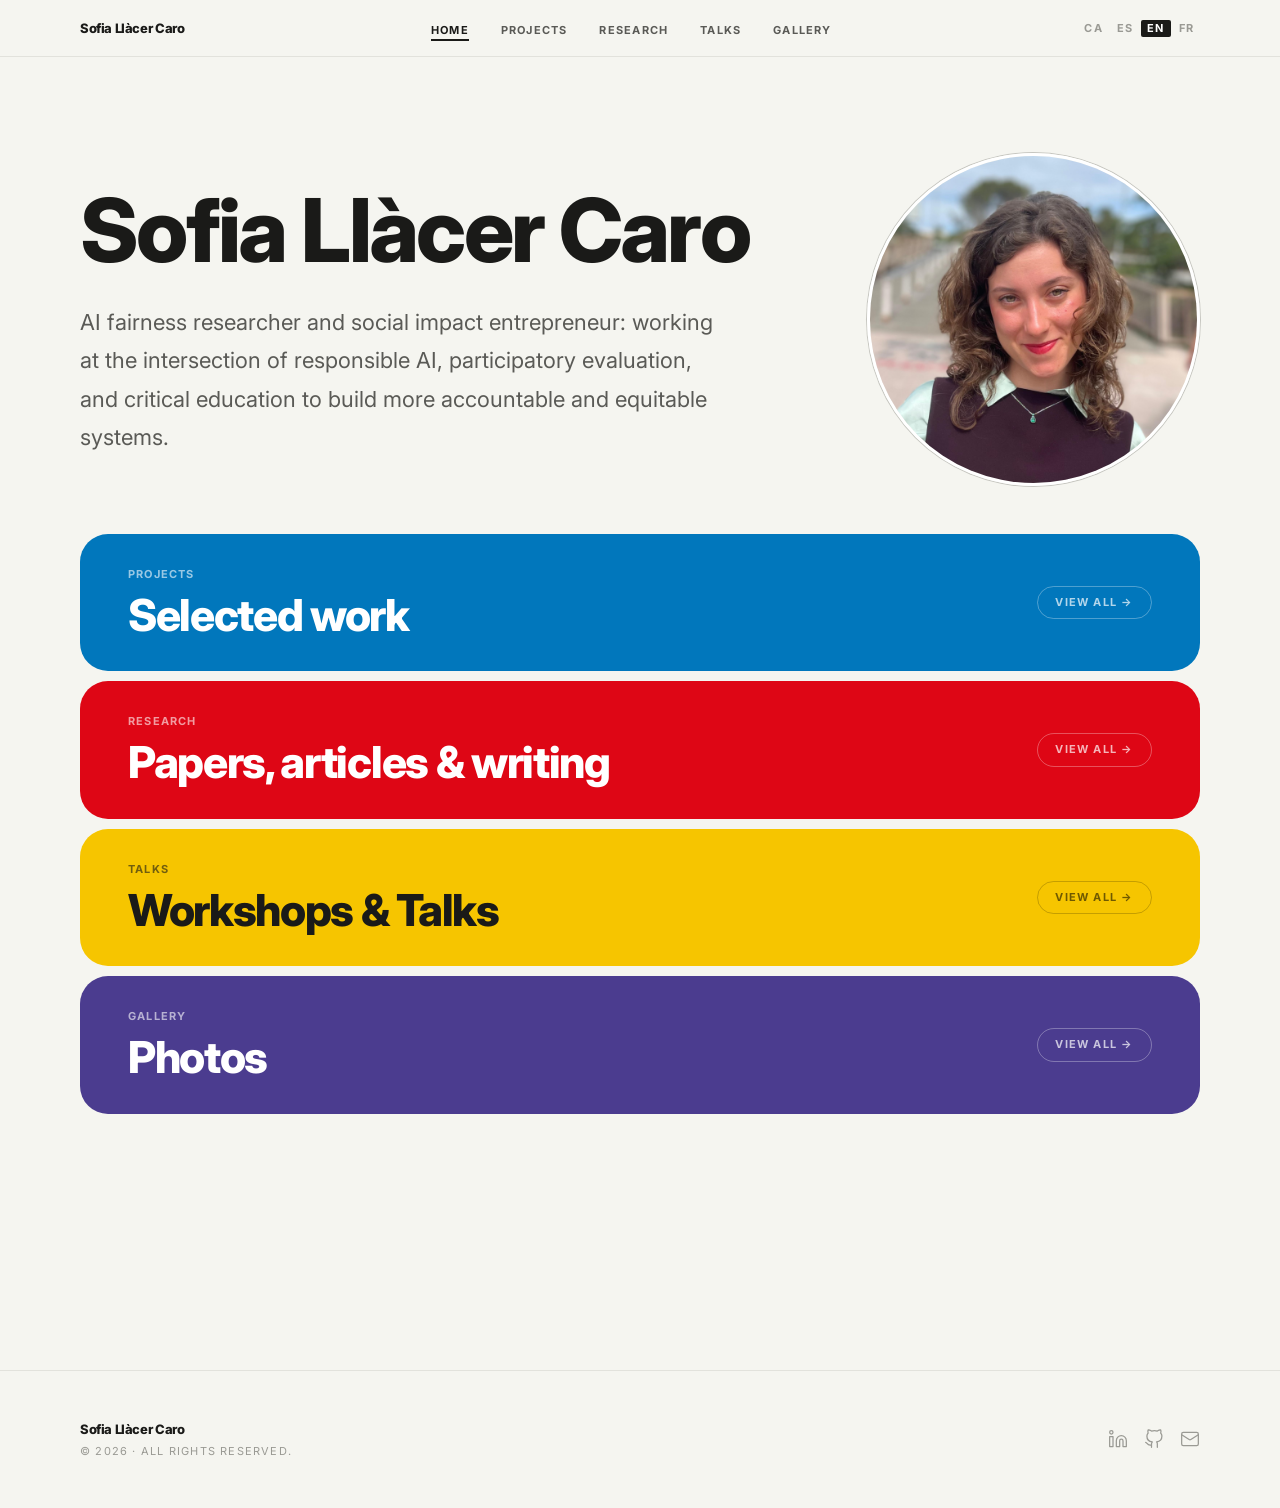
<file: index.html>
<!DOCTYPE html>
<html lang="en">
<head>
  <meta charset="UTF-8">
  <meta name="viewport" content="width=device-width, initial-scale=1.0">
  <title>Sofia Llàcer Caro</title>
  <meta name="description" content="Portfolio of Sofia Llàcer Caro: AI fairness researcher and social impact entrepreneur working at the intersection of responsible AI, participatory design, and critical education.">
  <link rel="preconnect" href="https://fonts.googleapis.com">
  <link rel="preconnect" href="https://fonts.gstatic.com" crossorigin>
  <link href="https://fonts.googleapis.com/css2?family=Inter:ital,opsz,wght@0,14..32,400;0,14..32,500;0,14..32,600;0,14..32,700;0,14..32,800&display=swap" rel="stylesheet">
  <link rel="icon" type="image/png" href="css/favicon.png">
  <link rel="stylesheet" href="css/main.css">
</head>
<body>

  <div data-include="pages/nav.html"></div>

  <main id="main">

    <!-- ── Identity intro ── -->
    <div class="home-header">
      <div class="container">
        <div class="home-header__row">
          <div class="home-header__text">
            <h1 class="home-header__name">Sofia Llàcer Caro</h1>
            <p class="home-header__intro" data-i18n="home.intro">
              AI fairness researcher and social impact entrepreneur: working at the intersection of responsible AI, participatory evaluation, and critical education to build more accountable and equitable systems.
            </p>
          </div>
          <div class="home-header__photo">
            <img src="images/profile_pic.png" alt="Sofia Llàcer Caro" loading="lazy">
          </div>
        </div>
      </div>
    </div>

    <!-- ── Section cards — the landing page ── -->
    <div class="container">
      <div class="home-cards">

        <!-- Projects -->
        <div class="scard scard--projects">
          <div class="scard__header">
            <div class="scard__info">
              <p class="scard__eyebrow" data-i18n="nav.projects">Projects</p>
              <h2 class="scard__title" data-i18n="projects.subtitle">Selected work</h2>
            </div>
            <a href="projects.html" class="scard__see-all" data-i18n="home.view_all">See all</a>
          </div>

          <div class="scard__reveal">
            <div class="scard__reveal-inner">
              <div class="scard__preview">
                <div class="scard__preview-grid scard__preview-grid--2">
                  <a href="projects.html" class="scard__mini">
                    <span class="scard__mini-cat" data-i18n="home.project1_cat">Research</span>
                    <span class="scard__mini-title" data-i18n="home.project1_title">InterVisions</span>
                    <span class="scard__mini-date" data-i18n="home.project1_date">2025–2026</span>
                  </a>
                  <a href="projects.html" class="scard__mini">
                    <span class="scard__mini-cat" data-i18n="home.project2_cat">Education</span>
                    <span class="scard__mini-title" data-i18n="home.project2_title">Critical Thinking Playbook</span>
                    <span class="scard__mini-date" data-i18n="home.project2_date">2026</span>
                  </a>
                </div>
                <div class="scard__preview-footer">
                  <a href="projects.html" class="scard__full-link" data-i18n="home.view_all">See all</a>
                </div>
              </div>
            </div>
          </div>
        </div>

        <!-- Thoughts -->
        <div class="scard scard--thoughts">
          <div class="scard__header">
            <div class="scard__info">
              <p class="scard__eyebrow" data-i18n="nav.thoughts">Research</p>
              <h2 class="scard__title" data-i18n="thoughts.subtitle">Papers, articles & writing</h2>
            </div>
            <a href="thoughts.html" class="scard__see-all" data-i18n="home.view_all">See all</a>
          </div>

          <div class="scard__reveal">
            <div class="scard__reveal-inner">
              <div class="scard__preview">
                <div class="scard__preview-list">
                  <a href="thoughts.html" class="scard__row">
                    <span class="scard__row-cat" data-i18n="home.thought1_cat">ICDAR</span>
                    <span class="scard__row-title" data-i18n="home.thought1_title">Revisiting how we access to historical archives</span>
                    <span class="scard__row-date">2026</span>
                  </a>
                  <a href="thoughts.html" class="scard__row">
                    <span class="scard__row-cat" data-i18n="home.thought2_cat">FAB</span>
                    <span class="scard__row-title" data-i18n="home.thought2_title">Friction First: A Toolkit for Teaching Critical Thinking</span>
                    <span class="scard__row-date">2026</span>
                  </a>
                </div>
                <div class="scard__preview-footer">
                  <a href="thoughts.html" class="scard__full-link" data-i18n="home.view_all">See all</a>
                </div>
              </div>
            </div>
          </div>
        </div>

        <!-- Talks -->
        <div class="scard scard--archive">
          <div class="scard__header">
            <div class="scard__info">
              <p class="scard__eyebrow" data-i18n="nav.talks">Talks</p>
              <h2 class="scard__title" data-i18n="home.talks_title">Workshops & Talks</h2>
            </div>
            <a href="archive.html" class="scard__see-all" data-i18n="home.view_all">See all</a>
          </div>

          <div class="scard__reveal">
            <div class="scard__reveal-inner">
              <div class="scard__preview">
                <div class="scard__preview-list">
                  <a href="archive.html" class="scard__row">
                    <span class="scard__row-cat" data-i18n="home.talk1_cat">Seminar</span>
                    <span class="scard__row-title" data-i18n="home.talk1_title">AI for Accessing Historical Archives — UAB</span>
                    <span class="scard__row-date">Jun 29</span>
                  </a>
                  <a href="archive.html" class="scard__row">
                    <span class="scard__row-cat" data-i18n="home.talk2_cat">Workshop</span>
                    <span class="scard__row-title" data-i18n="home.talk2_title">AI in Urban Planning with a Gender Perspective</span>
                    <span class="scard__row-date">Jul 2</span>
                  </a>
                  <a href="archive.html" class="scard__row">
                    <span class="scard__row-cat" data-i18n="home.talk3_cat">Workshop</span>
                    <span class="scard__row-title" data-i18n="home.talk3_title">Critical Thinking in AI-Saturated Classrooms — MIT</span>
                    <span class="scard__row-date">Jul 28</span>
                  </a>
                </div>
                <div class="scard__preview-footer">
                  <a href="archive.html" class="scard__full-link" data-i18n="home.view_all">See all</a>
                </div>
              </div>
            </div>
          </div>
        </div>

        <!-- Gallery -->
        <div class="scard scard--gallery">
          <div class="scard__header">
            <div class="scard__info">
              <p class="scard__eyebrow" data-i18n="nav.gallery">Gallery</p>
              <h2 class="scard__title" data-i18n="gallery.subtitle">Photos</h2>
            </div>
            <a href="gallery.html" class="scard__see-all" data-i18n="home.view_all">See all</a>
          </div>

          <div class="scard__reveal">
            <div class="scard__reveal-inner">
              <div class="scard__preview">
                <div class="scard__preview-grid scard__preview-grid--photos">
                  <a href="gallery.html" class="scard__photo">
                    <img src="images/gallery/image-1.jpg" alt="" loading="lazy">
                  </a>
                  <a href="gallery.html" class="scard__photo">
                    <img src="images/gallery/image-2.jpg" alt="" loading="lazy">
                  </a>
                  <a href="gallery.html" class="scard__photo">
                    <img src="images/gallery/image-3.jpg" alt="" loading="lazy">
                  </a>
                  <a href="gallery.html" class="scard__photo">
                    <img src="images/gallery/image-4.jpg" alt="" loading="lazy">
                  </a>
                </div>
                <div class="scard__preview-footer">
                  <a href="gallery.html" class="scard__full-link" data-i18n="home.view_all">See all</a>
                </div>
              </div>
            </div>
          </div>
        </div>

      </div>
    </div>

  </main>

  <div data-include="pages/footer.html"></div>

  <script src="js/i18n.js"></script>
  <script src="js/includes.js"></script>
  <script src="js/main.js"></script>
</body>
</html>
</file>
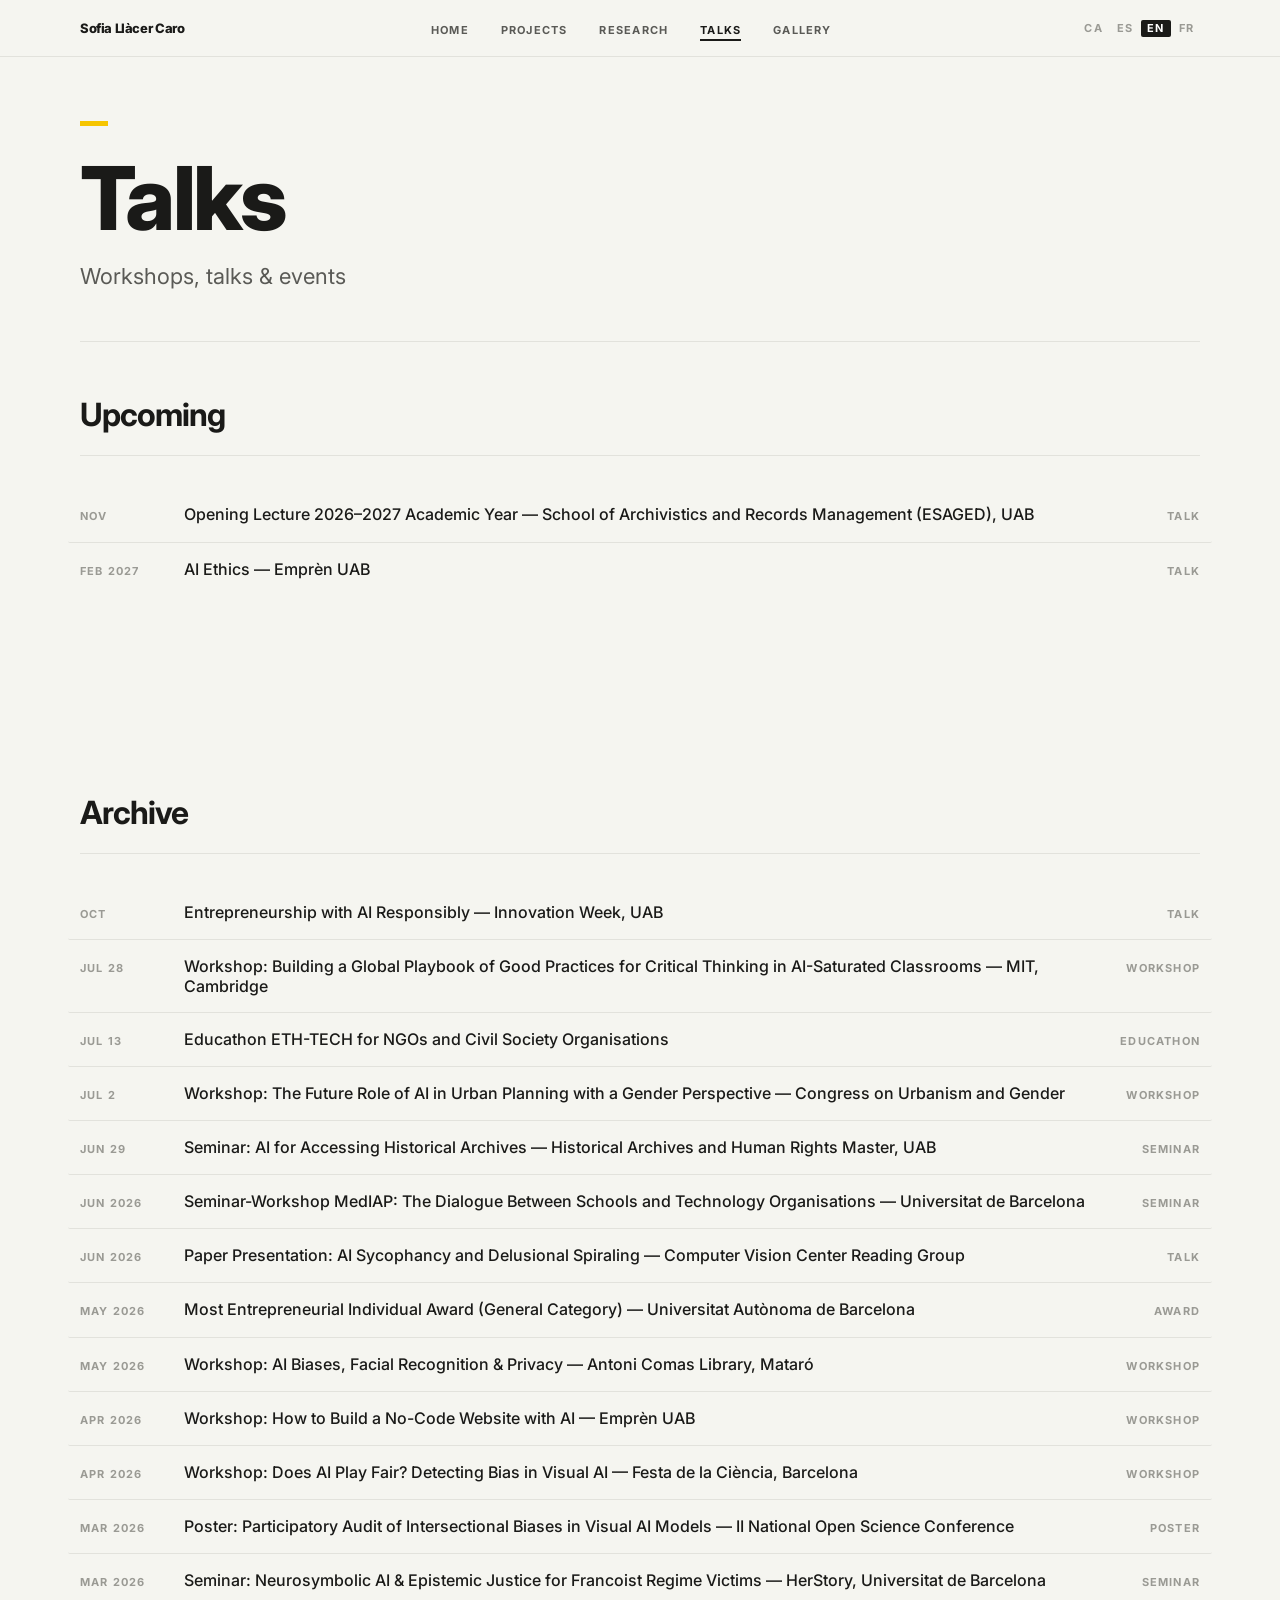
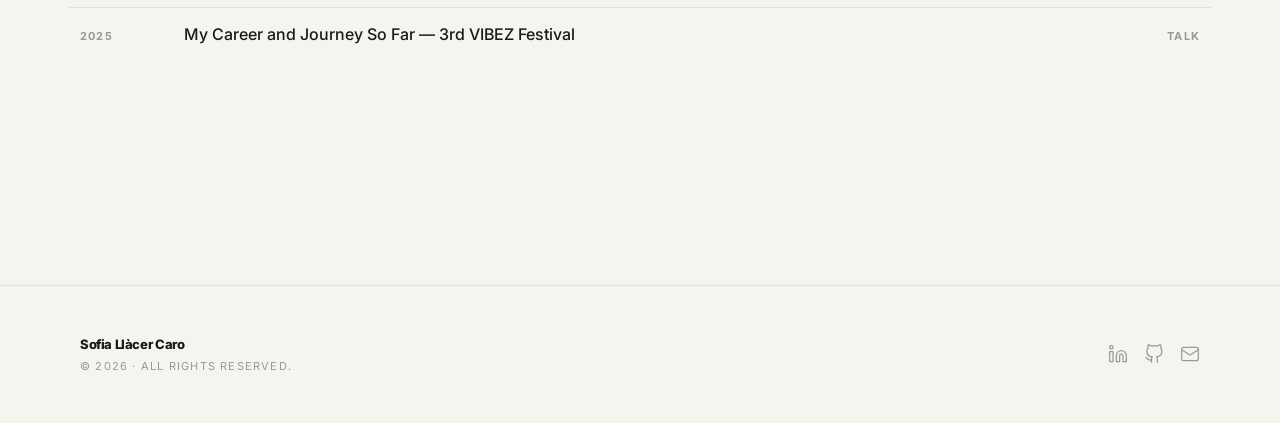
<file: archive.html>
<!DOCTYPE html>
<html lang="en">
<head>
  <meta charset="UTF-8">
  <meta name="viewport" content="width=device-width, initial-scale=1.0">
  <title>Talks — Sofia Llàcer Caro</title>
  <meta name="description" content="Talks, workshops and events by Sofia Llàcer Caro.">
  <link rel="preconnect" href="https://fonts.googleapis.com">
  <link rel="preconnect" href="https://fonts.gstatic.com" crossorigin>
  <link href="https://fonts.googleapis.com/css2?family=Inter:ital,opsz,wght@0,14..32,400;0,14..32,500;0,14..32,600;0,14..32,700;0,14..32,800&display=swap" rel="stylesheet">
  <link rel="icon" type="image/png" href="css/favicon.png">
  <link rel="stylesheet" href="css/main.css">
</head>
<body>

  <div data-include="pages/nav.html"></div>

  <main id="main">
    <div class="container">

      <header class="page-header section-archive">
        <div class="page-header__band"></div>
        <h1 class="page-header__title" data-i18n="talks.title">Talks</h1>
        <p class="page-header__subtitle" data-i18n="talks.subtitle">Workshops, talks & events</p>
      </header>

      <!-- UPCOMING -->
      <section class="section" style="padding-top: 0" aria-label="Upcoming events">
        <div class="section__header">
          <h2 class="section__title" data-i18n="talks.upcoming">Upcoming</h2>
        </div>
        <div class="archive-list fade-up">

          <div class="archive-item">
            <span class="archive-item__year">Nov</span>
            <span class="archive-item__title" data-i18n="talks.u5_title">Opening Lecture 2026–2027 Academic Year — School of Archivistics and Records Management (ESAGED), UAB</span>
            <span class="archive-item__category" data-i18n="talks.u5_cat">Talk</span>
          </div>

          <div class="archive-item">
            <span class="archive-item__year">Feb 2027</span>
            <span class="archive-item__title" data-i18n="talks.u7_title">AI Ethics — Emprèn UAB</span>
            <span class="archive-item__category" data-i18n="talks.u7_cat">Talk</span>
          </div>

        </div>
      </section>

      <!-- ARCHIVE -->
      <section class="section" aria-label="Past events">
        <div class="section__header">
          <h2 class="section__title" data-i18n="talks.archive">Archive</h2>
        </div>
        <div class="archive-list fade-up">

          <div class="archive-item">
            <span class="archive-item__year">Oct</span>
            <span class="archive-item__title" data-i18n="talks.u6_title">Entrepreneurship with AI Responsibly — Innovation Week, UAB</span>
            <span class="archive-item__category" data-i18n="talks.u6_cat">Talk</span>
          </div>

          <div class="archive-item">
            <span class="archive-item__year">Jul 28</span>
            <span class="archive-item__title" data-i18n="talks.u4_title">Workshop: Building a Global Playbook of Good Practices for Critical Thinking in AI-Saturated Classrooms — MIT, Cambridge</span>
            <span class="archive-item__category" data-i18n="talks.u4_cat">Workshop</span>
          </div>

          <div class="archive-item">
            <span class="archive-item__year">Jul 13</span>
            <span class="archive-item__title" data-i18n="talks.u3_title">Educathon ETH-TECH for NGOs and Civil Society Organisations</span>
            <span class="archive-item__category" data-i18n="talks.u3_cat">Educathon</span>
          </div>

          <div class="archive-item">
            <span class="archive-item__year">Jul 2</span>
            <span class="archive-item__title" data-i18n="talks.u2_title">Workshop: The Future Role of AI in Urban Planning with a Gender Perspective — Congress on Urbanism and Gender</span>
            <span class="archive-item__category" data-i18n="talks.u2_cat">Workshop</span>
          </div>

          <div class="archive-item">
            <span class="archive-item__year">Jun 29</span>
            <span class="archive-item__title" data-i18n="talks.u1_title">Seminar: AI for Accessing Historical Archives — Historical Archives and Human Rights Master, UAB</span>
            <span class="archive-item__category" data-i18n="talks.u1_cat">Seminar</span>
          </div>

          <div class="archive-item">
            <span class="archive-item__year">Jun 2026</span>
            <span class="archive-item__title" data-i18n="talks.a1_title">Seminar-Workshop MedIAP: The Dialogue Between Schools and Technology Organisations — Universitat de Barcelona</span>
            <span class="archive-item__category" data-i18n="talks.a1_cat">Seminar</span>
          </div>

          <div class="archive-item">
            <span class="archive-item__year">Jun 2026</span>
            <span class="archive-item__title" data-i18n="talks.a2_title">Paper Presentation: AI Sycophancy and Delusional Spiraling — Computer Vision Center Reading Group</span>
            <span class="archive-item__category" data-i18n="talks.a2_cat">Talk</span>
          </div>

          <div class="archive-item">
            <span class="archive-item__year">May 2026</span>
            <span class="archive-item__title" data-i18n="talks.a3_title">Most Entrepreneurial Individual Award (General Category) — Universitat Autònoma de Barcelona</span>
            <span class="archive-item__category" data-i18n="talks.a3_cat">Award</span>
          </div>

          <div class="archive-item">
            <span class="archive-item__year">May 2026</span>
            <span class="archive-item__title" data-i18n="talks.a4_title">Workshop: AI Biases, Facial Recognition & Privacy — Antoni Comas Library, Mataró</span>
            <span class="archive-item__category" data-i18n="talks.a4_cat">Workshop</span>
          </div>

          <div class="archive-item">
            <span class="archive-item__year">Apr 2026</span>
            <span class="archive-item__title" data-i18n="talks.a5_title">Workshop: How to Build a No-Code Website with AI — Emprèn UAB</span>
            <span class="archive-item__category" data-i18n="talks.a5_cat">Workshop</span>
          </div>

          <div class="archive-item">
            <span class="archive-item__year">Apr 2026</span>
            <span class="archive-item__title" data-i18n="talks.a6_title">Workshop: Does AI Play Fair? Detecting Bias in Visual AI — Festa de la Ciència, Barcelona</span>
            <span class="archive-item__category" data-i18n="talks.a6_cat">Workshop</span>
          </div>

          <div class="archive-item">
            <span class="archive-item__year">Mar 2026</span>
            <span class="archive-item__title" data-i18n="talks.a7_title">Poster: Participatory Audit of Intersectional Biases in Visual AI Models — II National Open Science Conference</span>
            <span class="archive-item__category" data-i18n="talks.a7_cat">Poster</span>
          </div>

          <div class="archive-item">
            <span class="archive-item__year">Mar 2026</span>
            <span class="archive-item__title" data-i18n="talks.a8_title">Seminar: Neurosymbolic AI & Epistemic Justice for Francoist Regime Victims — HerStory, Universitat de Barcelona</span>
            <span class="archive-item__category" data-i18n="talks.a8_cat">Seminar</span>
          </div>

          <div class="archive-item">
            <span class="archive-item__year">2025</span>
            <span class="archive-item__title" data-i18n="talks.a9_title">My Career and Journey So Far — 3rd VIBEZ Festival</span>
            <span class="archive-item__category" data-i18n="talks.a9_cat">Talk</span>
          </div>

        </div>
      </section>

    </div>
  </main>

  <div data-include="pages/footer.html"></div>

  <script src="js/i18n.js"></script>
  <script src="js/includes.js"></script>
  <script src="js/main.js"></script>
</body>
</html>
</file>
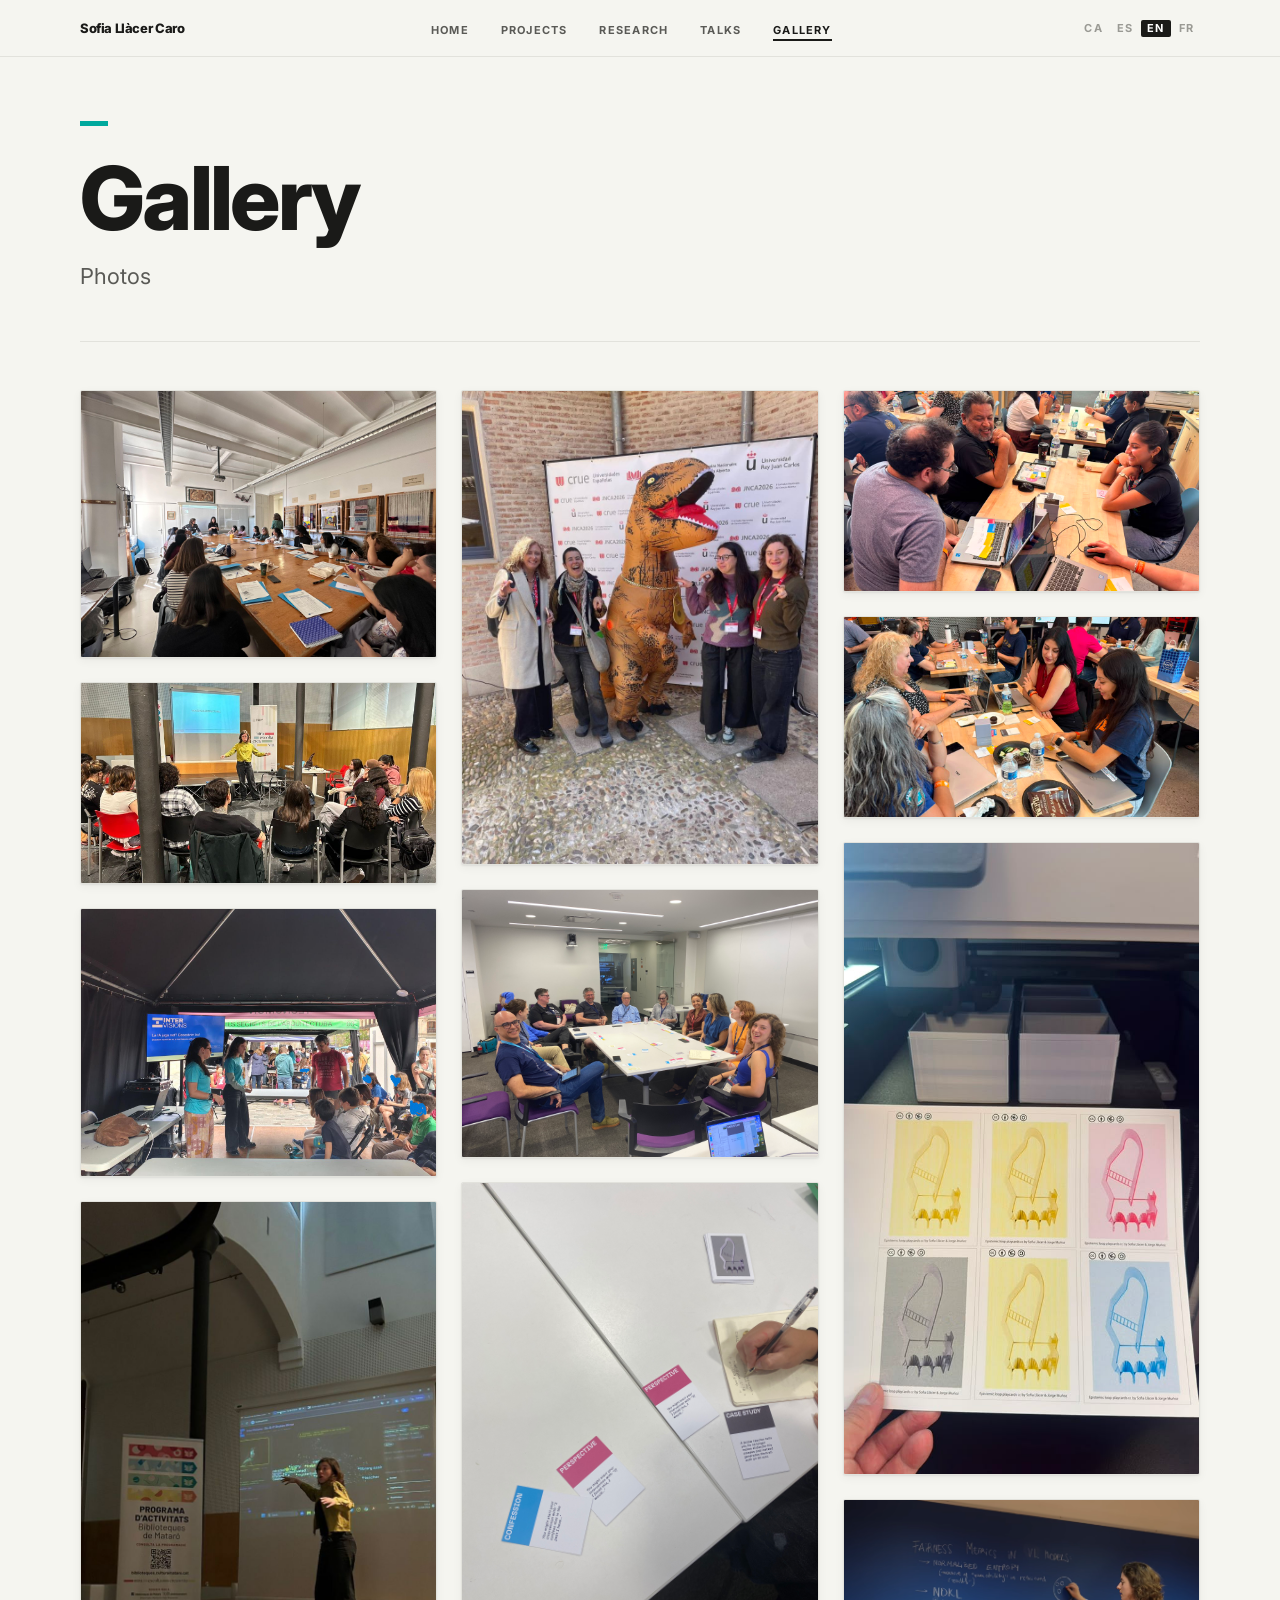
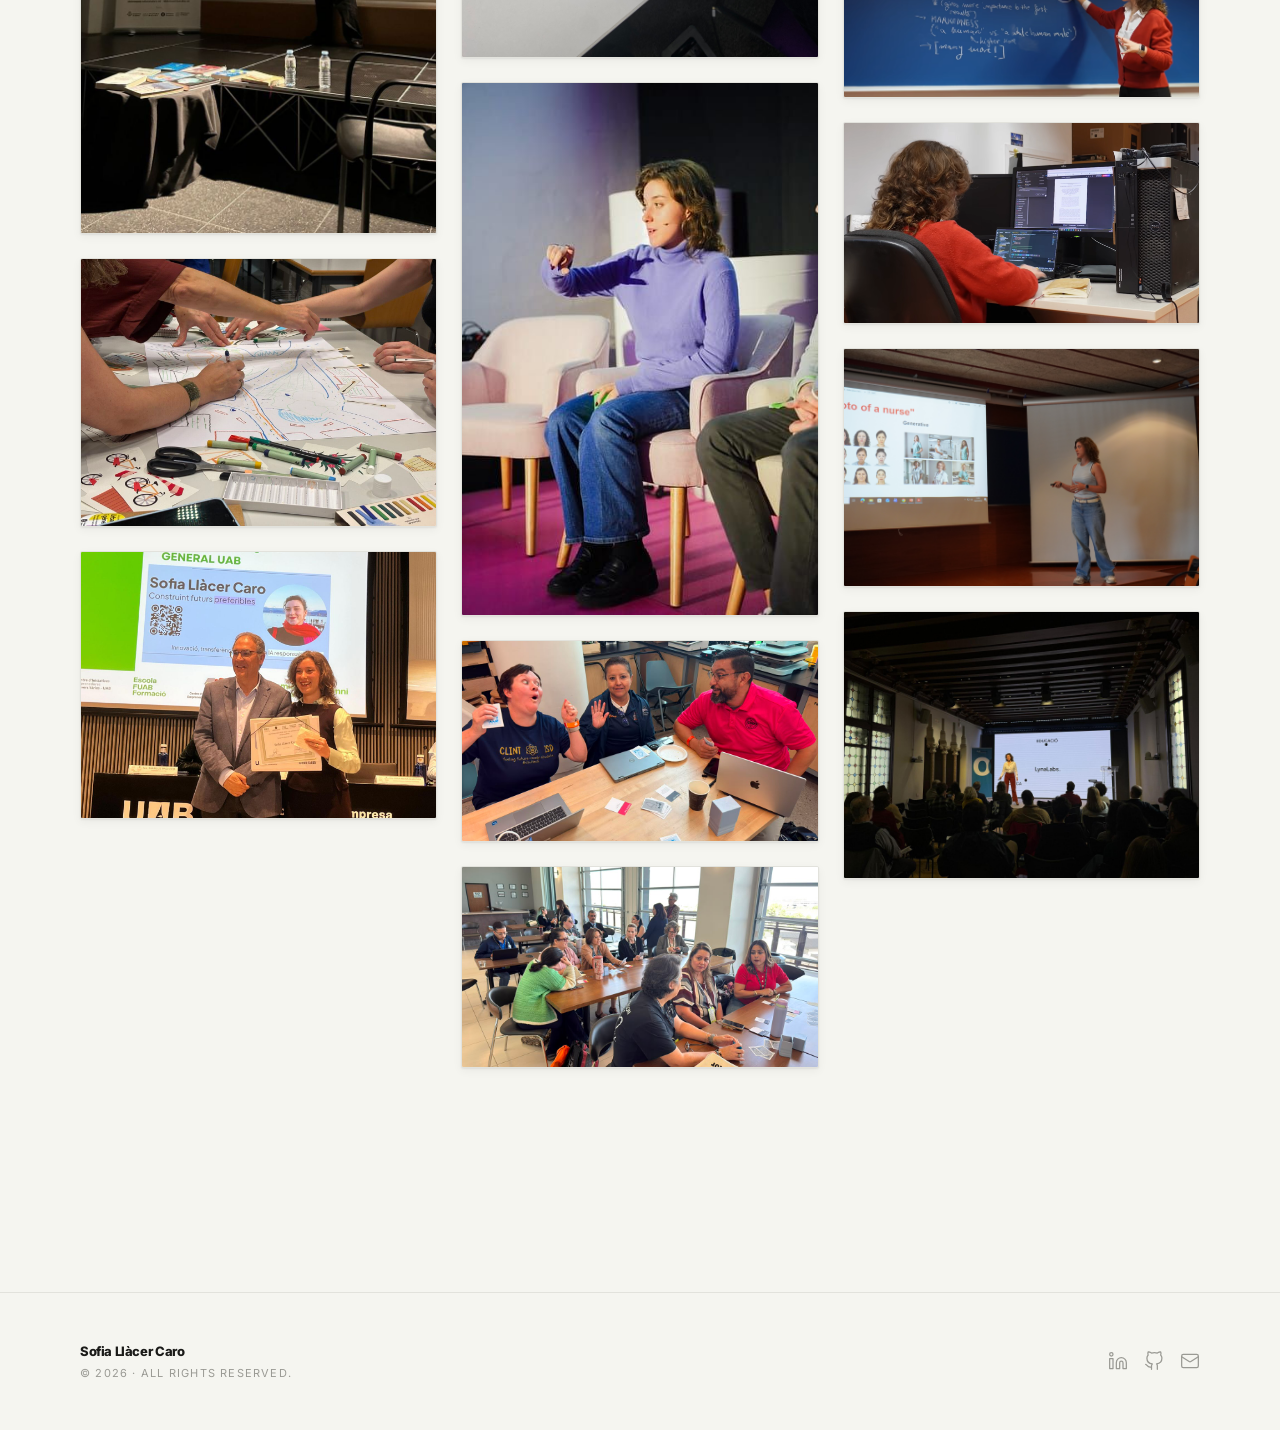
<file: gallery.html>
<!DOCTYPE html>
<html lang="en">
<head>
  <meta charset="UTF-8">
  <meta name="viewport" content="width=device-width, initial-scale=1.0">
  <title>Gallery — Sofia Llàcer Caro</title>
  <meta name="description" content="Photo gallery by Sofia Llàcer Caro.">
  <link rel="preconnect" href="https://fonts.googleapis.com">
  <link rel="preconnect" href="https://fonts.gstatic.com" crossorigin>
  <link href="https://fonts.googleapis.com/css2?family=Inter:ital,opsz,wght@0,14..32,400;0,14..32,500;0,14..32,600;0,14..32,700;0,14..32,800&display=swap" rel="stylesheet">
  <link rel="icon" type="image/png" href="css/favicon.png">
  <link rel="stylesheet" href="css/main.css">
</head>
<body>

  <div data-include="pages/nav.html"></div>

  <main id="main">
    <div class="container">

      <header class="page-header section-gallery">
        <div class="page-header__band"></div>
        <h1 class="page-header__title" data-i18n="gallery.title">Gallery</h1>
        <p class="page-header__subtitle" data-i18n="gallery.subtitle">Photos</p>
      </header>

      <div class="section" style="padding-top: 0">
        <div class="gallery-grid fade-up">

          <div class="gallery-grid__item">
            <img src="images/gallery/image-1.jpg" alt="Image 1" loading="lazy">
          </div>
          <div class="gallery-grid__item">
            <img src="images/gallery/image-2.jpg" alt="Image 2" loading="lazy">
          </div>
          <div class="gallery-grid__item">
            <img src="images/gallery/image-3.jpg" alt="Image 3" loading="lazy">
          </div>
          <div class="gallery-grid__item">
            <img src="images/gallery/image-4.jpg" alt="Image 4" loading="lazy">
          </div>
          <div class="gallery-grid__item">
            <img src="images/gallery/image-5.jpg" alt="Image 5" loading="lazy">
          </div>
          <div class="gallery-grid__item">
            <img src="images/gallery/image-6.jpg" alt="Image 6" loading="lazy">
          </div>
          <div class="gallery-grid__item">
            <img src="images/gallery/image-7.jpg" alt="Image 7" loading="lazy">
          </div>
                    <div class="gallery-grid__item">
            <img src="images/gallery/image-8.jpg" alt="Image 8" loading="lazy">
          </div>
          <div class="gallery-grid__item">
            <img src="images/gallery/image-9.jpg" alt="Image 9" loading="lazy">
          </div>
          <div class="gallery-grid__item">
            <img src="images/gallery/image-10.jpg" alt="Image 10" loading="lazy">
          </div>
          <div class="gallery-grid__item">
            <img src="images/gallery/image-11.jpeg" alt="Image 11" loading="lazy">
          </div>
          <div class="gallery-grid__item">
            <img src="images/gallery/image-12.jpeg" alt="Image 12" loading="lazy">
          </div>
          <div class="gallery-grid__item">
            <img src="images/gallery/image-13.jpeg" alt="Image 13" loading="lazy">
          </div>
          <div class="gallery-grid__item">
            <img src="images/gallery/image-14.jpeg" alt="Image 14" loading="lazy">
          </div>
          <div class="gallery-grid__item">
            <img src="images/gallery/image-15.jpeg" alt="Image 15" loading="lazy">
          </div>
          <div class="gallery-grid__item">
            <img src="images/gallery/image-16.png" alt="Image 16" loading="lazy">
          </div>
          <div class="gallery-grid__item">
            <img src="images/gallery/image-17.png" alt="Image 17" loading="lazy">
          </div>
          <div class="gallery-grid__item">
            <img src="images/gallery/image-18.JPG" alt="Image 18" loading="lazy">
          </div>
          <div class="gallery-grid__item">
            <img src="images/gallery/image-19.jpeg" alt="Image 19" loading="lazy">
          </div>
        </div>
      </div>

    </div>
  </main>

  <div data-include="pages/footer.html"></div>

  <script src="js/i18n.js"></script>
  <script src="js/includes.js"></script>
  <script src="js/main.js"></script>
</body>
</html>
</file>
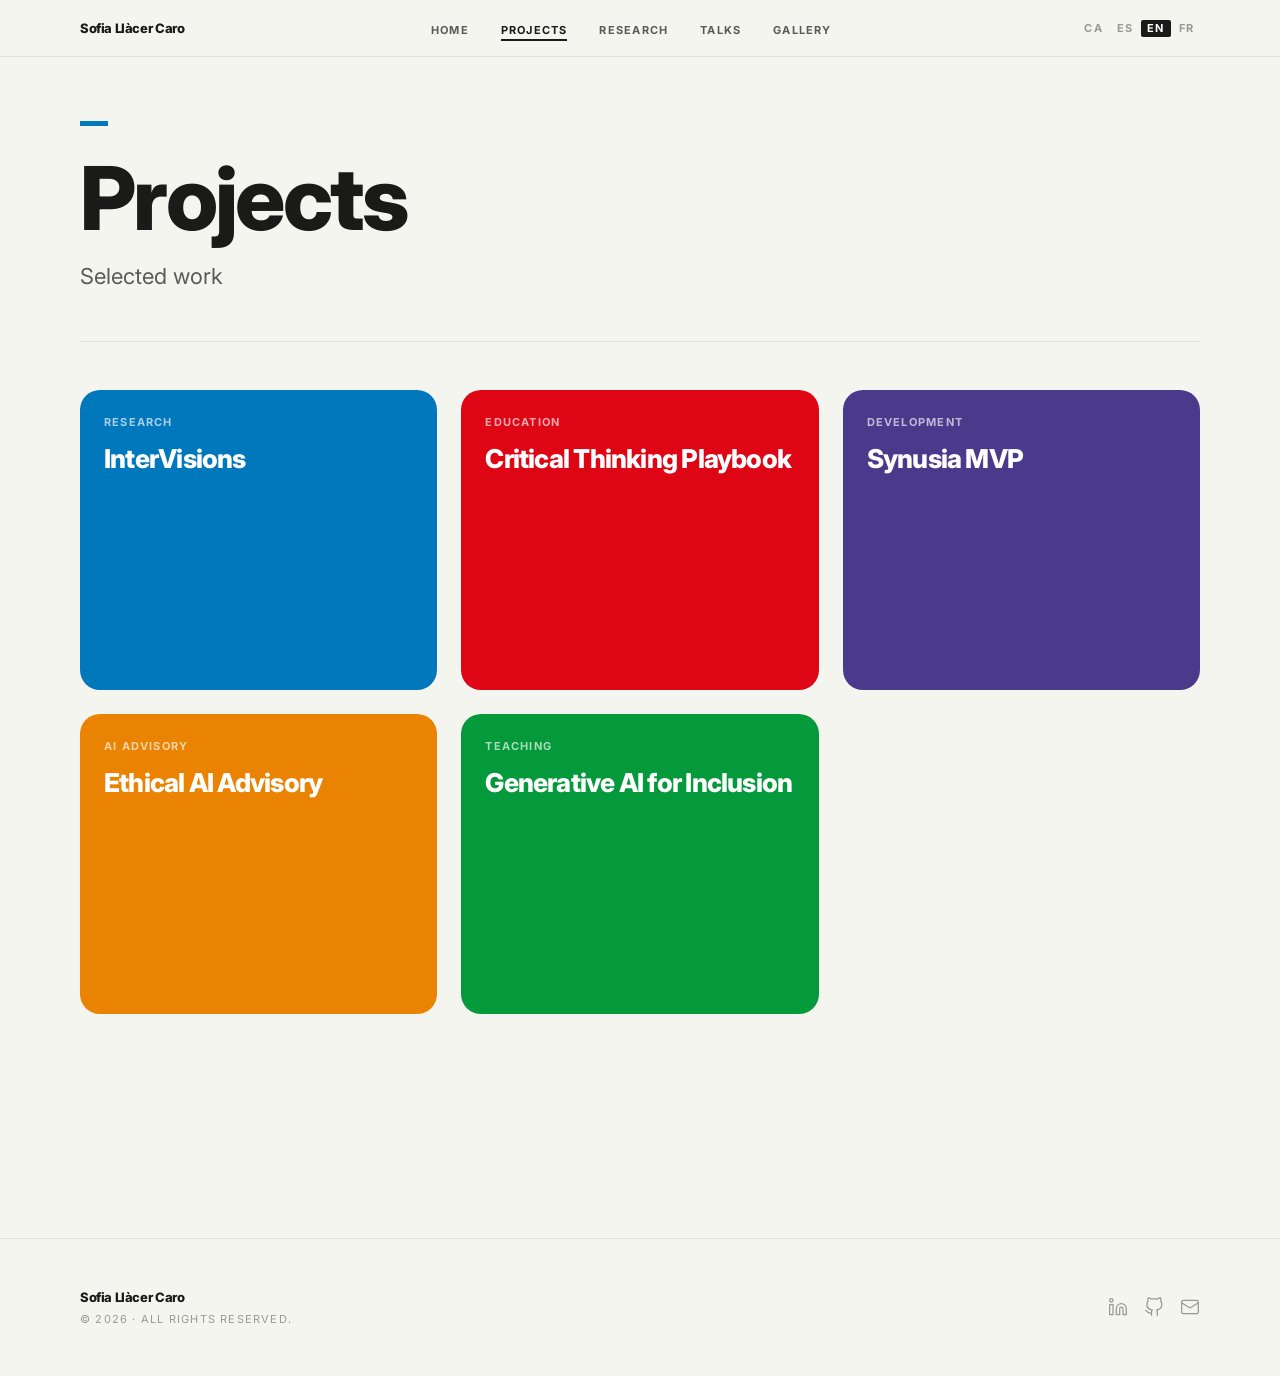
<file: projects.html>
<!DOCTYPE html>
<html lang="en">
<head>
  <meta charset="UTF-8">
  <meta name="viewport" content="width=device-width, initial-scale=1.0">
  <title>Projects — Sofia Llàcer Caro</title>
  <meta name="description" content="Selected projects by Sofia Llàcer Caro.">
  <link rel="preconnect" href="https://fonts.googleapis.com">
  <link rel="preconnect" href="https://fonts.gstatic.com" crossorigin>
  <link href="https://fonts.googleapis.com/css2?family=Inter:ital,opsz,wght@0,14..32,400;0,14..32,500;0,14..32,600;0,14..32,700;0,14..32,800&display=swap" rel="stylesheet">
  <link rel="icon" type="image/png" href="css/favicon.png">
  <link rel="stylesheet" href="css/main.css">
</head>
<body>

  <div data-include="pages/nav.html"></div>

  <main id="main">
    <div class="container">

      <header class="page-header section-projects">
        <div class="page-header__band"></div>
        <h1 class="page-header__title" data-i18n="projects.title">Projects</h1>
        <p class="page-header__subtitle" data-i18n="projects.subtitle">Selected work</p>
      </header>

      <div class="section" style="padding-top: 0">
        <div class="card-grid pub-grid pub-grid--3">

          <article class="pub-card" style="--pub-color: #0177BC">
            <div class="pub-card__inner">
              <div class="pub-card__front">
                <div class="pub-card__front-body">
                  <span class="pub-card__type" data-i18n="projects.p1_type">Research</span>
                  <h2 class="pub-card__title" data-i18n="projects.p1_title">InterVisions</h2>
                </div>
              </div>
              <div class="pub-card__back">
                <div class="pub-card__back-band"></div>
                <div class="pub-card__back-body">
                  <p class="pub-card__abstract" data-i18n="projects.p1_abstract">EU-funded research project combining intersectional feminist theory with participatory AI practices to address biases in vision-language models. Part of the project management team and research engineer. Collaboration between the Computer Vision Center (which I am a part of), FemBloc/ALIA and Diputació de Barcelona.</p>
                  <div class="pub-card__source">
                    <span class="pub-card__journal" data-i18n="projects.p1_journal">AI Research · EU Funded</span>
                    <span class="pub-card__year">2025–2026</span>
                  </div>
                  <a href="https://www.intervisions.eu/" class="pub-card__link" target="_blank" rel="noopener noreferrer" data-i18n="projects.view_project">View project →</a>
                </div>
              </div>
            </div>
          </article>

          <article class="pub-card" style="--pub-color: #DE0615">
            <div class="pub-card__inner">
              <div class="pub-card__front">
                <div class="pub-card__front-body">
                  <span class="pub-card__type" data-i18n="projects.p2_type">Education</span>
                  <h2 class="pub-card__title" data-i18n="projects.p2_title">Critical Thinking Playbook</h2>
                </div>
              </div>
              <div class="pub-card__back">
                <div class="pub-card__back-band"></div>
                <div class="pub-card__back-body">
                  <p class="pub-card__abstract" data-i18n="projects.p2_abstract">A collaborative, living playbook of good practices for stimulating critical thinking in AI-saturated classrooms. Built a theoretical framework and co-created with educators worldwide.</p>
                  <div class="pub-card__source">
                    <span class="pub-card__journal" data-i18n="projects.p2_journal">Education · Global</span>
                    <span class="pub-card__year">2026</span>
                  </div>
                </div>
              </div>
            </div>
          </article>

          <article class="pub-card" style="--pub-color: #4B398B">
            <div class="pub-card__inner">
              <div class="pub-card__front">
                <div class="pub-card__front-body">
                  <span class="pub-card__type" data-i18n="projects.p3_type">Development</span>
                  <h2 class="pub-card__title" data-i18n="projects.p3_title">Synusia MVP</h2>
                </div>
              </div>
              <div class="pub-card__back">
                <div class="pub-card__back-band"></div>
                <div class="pub-card__back-body">
                  <p class="pub-card__abstract" data-i18n="projects.p3_abstract">Designed and built the MVP for Synusia (a critical thinking training game) covering the conceptual frameworks and full game logic implementation.</p>
                  <div class="pub-card__source">
                    <span class="pub-card__journal" data-i18n="projects.p3_journal">Service Design</span>
                    <span class="pub-card__year">2025–2026</span>
                  </div>
                </div>
              </div>
            </div>
          </article>

          <article class="pub-card" style="--pub-color: #EA8302">
            <div class="pub-card__inner">
              <div class="pub-card__front">
                <div class="pub-card__front-body">
                  <span class="pub-card__type" data-i18n="projects.p4_type">AI Advisory</span>
                  <h2 class="pub-card__title" data-i18n="projects.p4_title">Ethical AI Advisory</h2>
                </div>
              </div>
              <div class="pub-card__back">
                <div class="pub-card__back-band"></div>
                <div class="pub-card__back-body">
                  <p class="pub-card__abstract" data-i18n="projects.p4_abstract">Tailored AI strategy and adoption guidance for small organisations, rooted in their own values. Work covers strategy, responsible use guidelines, staff education, and generative search visibility.</p>
                  <div class="pub-card__source">
                    <span class="pub-card__journal" data-i18n="projects.p4_journal">AI Advisory · Consulting</span>
                    <span class="pub-card__year">2025–2026</span>
                  </div>
                </div>
              </div>
            </div>
          </article>

          <article class="pub-card" style="--pub-color: #04993B">
            <div class="pub-card__inner">
              <div class="pub-card__front">
                <div class="pub-card__front-body">
                  <span class="pub-card__type" data-i18n="projects.p5_type">Teaching</span>
                  <h2 class="pub-card__title" data-i18n="projects.p5_title">Generative AI for Inclusion</h2>
                </div>
              </div>
              <div class="pub-card__back">
                <div class="pub-card__back-band"></div>
                <div class="pub-card__back-body">
                  <p class="pub-card__abstract" data-i18n="projects.p5_abstract">Designed and taught a 90+ hour introductory course on generative AI and its applications for people with disabilities (33%+), supporting their reintegration into the labour market. Delivered through ONCE.</p>
                  <div class="pub-card__source">
                    <span class="pub-card__journal" data-i18n="projects.p5_journal">Teaching · Social Impact</span>
                    <span class="pub-card__year">2025</span>
                  </div>
                </div>
              </div>
            </div>
          </article>

        </div>
      </div>

    </div>
  </main>

  <div data-include="pages/footer.html"></div>

  <script src="js/i18n.js"></script>
  <script src="js/includes.js"></script>
  <script src="js/main.js"></script>
</body>
</html>
</file>
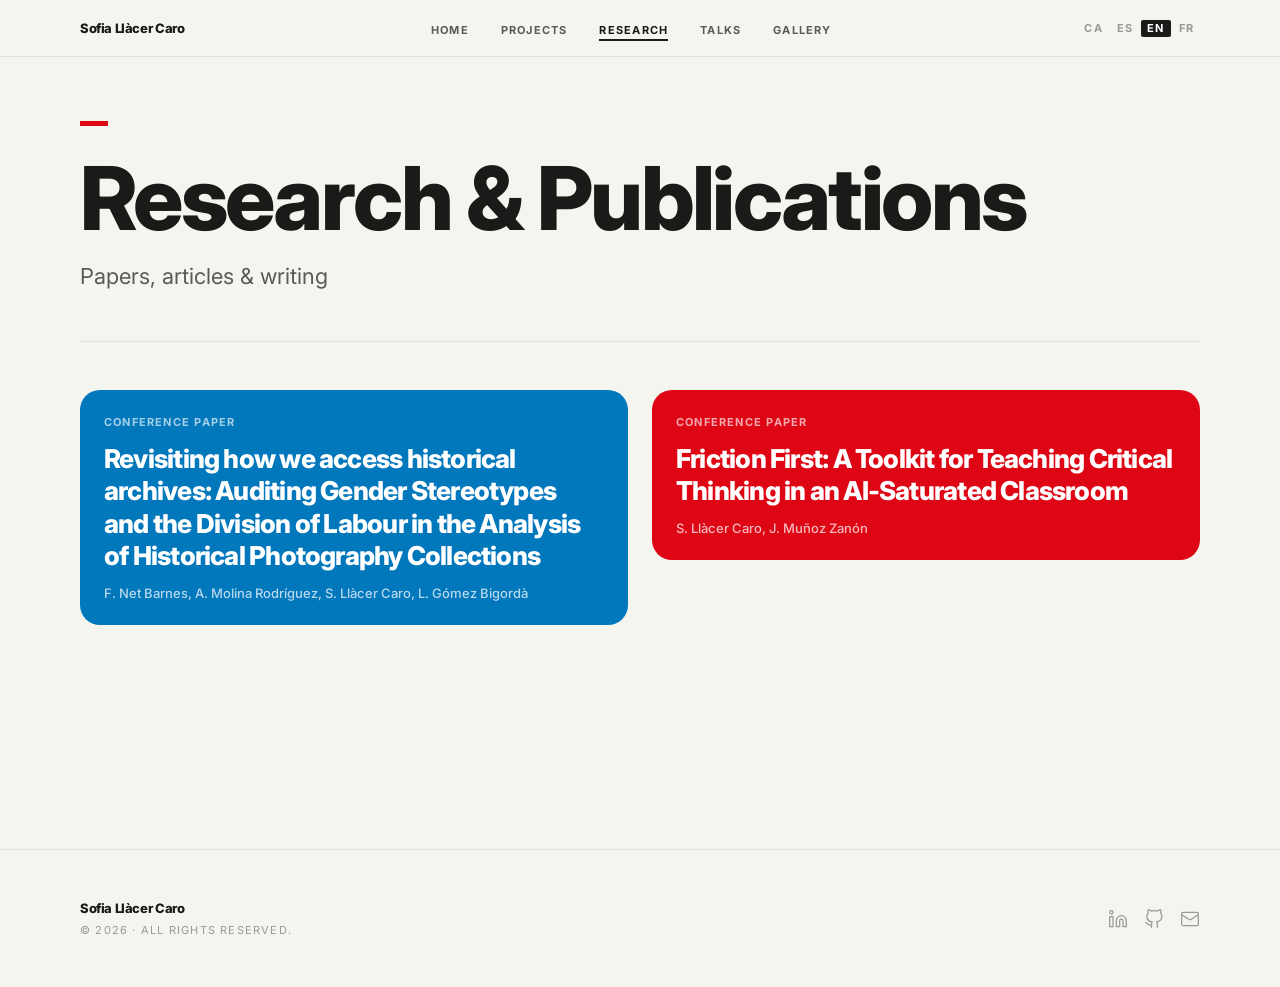
<file: thoughts.html>
<!DOCTYPE html>
<html lang="en">
<head>
  <meta charset="UTF-8">
  <meta name="viewport" content="width=device-width, initial-scale=1.0">
  <title>Research & Publications — Sofia Llàcer Caro</title>
  <meta name="description" content="Research papers and publications by Sofia Llàcer Caro.">
  <link rel="preconnect" href="https://fonts.googleapis.com">
  <link rel="preconnect" href="https://fonts.gstatic.com" crossorigin>
  <link href="https://fonts.googleapis.com/css2?family=Inter:ital,opsz,wght@0,14..32,400;0,14..32,500;0,14..32,600;0,14..32,700;0,14..32,800&display=swap" rel="stylesheet">
  <link rel="icon" type="image/png" href="css/favicon.png">
  <link rel="stylesheet" href="css/main.css">
</head>
<body>

  <div data-include="pages/nav.html"></div>

  <main id="main">
    <div class="container">

      <header class="page-header section-thoughts">
        <div class="page-header__band"></div>
        <h1 class="page-header__title" data-i18n="thoughts.title">Research & Publications</h1>
        <p class="page-header__subtitle" data-i18n="thoughts.subtitle">Papers, articles & writing</p>
      </header>

      <div class="section" style="padding-top: 0">
        <div class="card-grid pub-grid">

          <article class="pub-expand" style="--pub-color: #0177BC">
            <div class="pub-expand__header">
              <span class="pub-expand__type">Conference Paper</span>
              <h2 class="pub-expand__title">Revisiting how we access historical archives: Auditing Gender Stereotypes and the Division of Labour in the Analysis of Historical Photography Collections</h2>
              <p class="pub-expand__authors">F. Net Barnes, A. Molina Rodríguez, S. Llàcer Caro, L. Gómez Bigordà</p>
            </div>
            <div class="pub-expand__reveal">
              <div class="pub-expand__reveal-inner">
                <div class="pub-expand__body">
                  <p class="pub-expand__abstract">The access to non-textual documents, such as historical photographs, still represent a major challenge in accessibility to historical archives and digital libraries. The access to such information has been accelerated through the years thanks to the emergence of multimodal encoders. However, due to the vast training of such models, they present biases than, when deployed on heritage institutions, may result in the distorsion of historical narratives when involving minorities and underrepresented groups. In this paper, we investigate how gender bias in multimodal encoders shifts when exposed to historical documentation. We conduct a large-scale empirical audit of gender bias in CLIP using century-spanning datasets of archival photographs, ranging from controlled yearbook images to unconstrained real-world collections. We leverage a semantic taxonomy of stereotype-related concepts and an entropy-based bias metric, we quantify how gender associations encoded by CLIP vary across decades and semantic domains.</p>
                  <div class="pub-expand__source">
                    <span class="pub-expand__journal">ICDAR 2026</span>
                    <span class="pub-expand__year">2026</span>
                  </div>
                  <a href="#" class="pub-expand__link" target="_blank" rel="noopener noreferrer">Available soon →</a>
                </div>
              </div>
            </div>
          </article>

          <article class="pub-expand" style="--pub-color: #DE0615">
            <div class="pub-expand__header">
              <span class="pub-expand__type">Conference Paper</span>
              <h2 class="pub-expand__title">Friction First: A Toolkit for Teaching Critical Thinking in an AI-Saturated Classroom</h2>
              <p class="pub-expand__authors">S. Llàcer Caro, J. Muñoz Zanón</p>
            </div>
            <div class="pub-expand__reveal">
              <div class="pub-expand__reveal-inner">
                <div class="pub-expand__body">
                  <p class="pub-expand__abstract">This paper takes the position that the mass adoption of LLMs and multimodal AI systems in educational contexts is unlike other technologies and, above all, an epistemic shift. We believe that the most powerful thing we can do in response is to focus on building critical thinking in the classroom.

                    For this, we propose an educational framework built around critical inquiry and technological sovereignty. The goal is for students to learn to question and understand AI, not just blindly use it. The framework provides five design principles and a cyclical model of critical thinking development which different educational communities can adapt to their own contexts and needs.

                    Drawing from the authors’ teaching experiences, two case studies are presented to examine the framework in practice: a vocational training program in mechanical fabrication, and a digital skills course for adults with disabilities. The paper concludes with a proposal for a collective pedagogical playbook: an open, living resource where educators from Fab Labs, universities, and informal learning contexts can contribute their own methodologies, build upon others’ and document the process. The proposals in this paper are starting points, not rules, and the authors believe they should be co-created with the education community.</p>
                  <div class="pub-expand__source">
                    <span class="pub-expand__journal">FAB 2026</span>
                    <span class="pub-expand__year">2026</span>
                  </div>
                  <a href="#" class="pub-expand__link" target="_blank" rel="noopener noreferrer">Available soon →</a>
                </div>
              </div>
            </div>
          </article>

        </div>
      </div>

    </div>
  </main>

  <div data-include="pages/footer.html"></div>

  <script src="js/i18n.js"></script>
  <script src="js/includes.js"></script>
  <script src="js/main.js"></script>
</body>
</html>
</file>
<file: css/main.css>
/* --- Custom Properties --- */
:root {
  --c-red:     #E63329;
  --c-orange:  #F47920;
  --c-yellow:  #F9C51A;
  --c-green:   #3DAA35;
  --c-teal:    #00A99D;
  --c-blue:    #1D71B8;
  --c-purple:  #6D2E7A;
  --c-magenta: #E31B8E;

  /* Section colours */
  --c-projects: var(--c-blue);
  --c-thoughts: var(--c-magenta);
  --c-archive:  var(--c-green);

  /* Surfaces */
  --c-bg:             #F5F5F0;
  --c-surface:        #FFFFFF;
  --c-border:         #E2E2DC;
  --c-border-strong:  #C6C6C0;

  /* Text */
  --c-text:    #1A1A18;
  --c-text-2:  #5A5A56;
  --c-text-3:  #9A9A94;

  /* Typography */
  --font: 'Inter', 'Helvetica Neue', Arial, -apple-system, sans-serif;

  /* Type scale (fluid) */
  --text-display: clamp(2.75rem, 8vw, 5.5rem);
  --text-h1:      clamp(1.875rem, 4.5vw, 3rem);
  --text-h2:      clamp(1.375rem, 2.5vw, 2rem);
  --text-h3:      clamp(1.125rem, 1.8vw, 1.375rem);
  --text-body:    1rem;
  --text-small:   0.8125rem;
  --text-micro:   0.6875rem;

  /* Line heights */
  --lh-tight:   1.1;
  --lh-snug:    1.25;
  --lh-normal:  1.55;
  --lh-relaxed: 1.75;

  /* Letter spacing */
  --ls-tight:  -0.03em;
  --ls-normal: 0;
  --ls-wide:   0.05em;
  --ls-wider:  0.11em;

  /* Spacing (4px base) */
  --sp-1: 0.25rem;
  --sp-2: 0.5rem;
  --sp-3: 0.75rem;
  --sp-4: 1rem;
  --sp-5: 1.5rem;
  --sp-6: 2rem;
  --sp-7: 3rem;
  --sp-8: 4rem;
  --sp-9: 6rem;
  --sp-10: 8rem;

  /* Layout */
  --container:  74rem;
  --grid-gap:   1.5rem;

  /* Card */
  --card-band:    5px;
  --card-radius:  2px;
  --card-pad:     var(--sp-5);

  /* Motion */
  --ease-fast:  120ms ease;
  --ease-base:  220ms ease;
  --ease-slow:  420ms ease;

  /* Shadows */
  --shadow-card:       0 1px 2px rgba(0,0,0,0.06), 0 3px 10px rgba(0,0,0,0.05);
  --shadow-card-hover: 0 4px 14px rgba(0,0,0,0.10), 0 14px 32px rgba(0,0,0,0.07);
  --shadow-hero:       0 8px 36px rgba(0,0,0,0.13), 0 28px 72px rgba(0,0,0,0.09);
}

/* --- Reset --- */
*, *::before, *::after { box-sizing: border-box; margin: 0; padding: 0; }

html {
  font-size: 16px;
  scroll-behavior: smooth;
  -webkit-text-size-adjust: 100%;
}

body {
  font-family: var(--font);
  font-size: var(--text-body);
  line-height: var(--lh-normal);
  color: var(--c-text);
  background: var(--c-bg);
  -webkit-font-smoothing: antialiased;
  -moz-osx-font-smoothing: grayscale;
}

img, video { max-width: 100%; height: auto; display: block; }
a { color: inherit; text-decoration: none; }
ul, ol { list-style: none; }
button { background: none; border: none; cursor: pointer; font: inherit; color: inherit; }

/* --- Accessibility --- */
.sr-only {
  position: absolute; width: 1px; height: 1px; padding: 0; margin: -1px;
  overflow: hidden; clip: rect(0,0,0,0); white-space: nowrap; border: 0;
}

.skip-link {
  position: absolute; top: -200%; left: var(--sp-4); z-index: 9999;
  padding: var(--sp-2) var(--sp-4); background: var(--c-text); color: var(--c-surface);
  font-size: var(--text-small); font-weight: 700; letter-spacing: var(--ls-wide);
  text-transform: uppercase; transition: top var(--ease-fast);
}
.skip-link:focus { top: var(--sp-4); }

/* --- Layout --- */
.container {
  width: 100%; max-width: var(--container);
  margin-inline: auto; padding-inline: var(--sp-6);
}

@media (max-width: 768px) {
  :root { --grid-gap: 1rem; }
  .container { padding-inline: var(--sp-4); }
}

/* --- Navigation --- */
.site-nav {
  position: sticky; top: 0; z-index: 100;
  background: rgba(245,245,240,0.92);
  backdrop-filter: blur(14px);
  -webkit-backdrop-filter: blur(14px);
  border-bottom: 1px solid var(--c-border);
}

.nav-inner {
  display: flex; align-items: center;
  justify-content: space-between; height: 3.5rem;
}

.nav-logo {
  font-size: var(--text-small); font-weight: 800;
  letter-spacing: var(--ls-tight); color: var(--c-text);
  white-space: nowrap;
}

.nav-links {
  display: flex; align-items: center; gap: var(--sp-6);
}

.nav-link {
  font-size: var(--text-micro); font-weight: 700;
  color: var(--c-text-2); letter-spacing: var(--ls-wider);
  text-transform: uppercase; position: relative;
  transition: color var(--ease-fast);
  padding-bottom: 2px;
}
.nav-link::after {
  content: ''; position: absolute; bottom: -2px; left: 0;
  width: 0; height: 2px; background: var(--c-text);
  transition: width var(--ease-base);
}
.nav-link:hover, .nav-link.active { color: var(--c-text); }
.nav-link:hover::after, .nav-link.active::after { width: 100%; }

.nav-right {
  display: flex; align-items: center; gap: var(--sp-5);
}

/* Language switcher */
.lang-switcher {
  display: flex; align-items: center; gap: 2px;
}

.lang-btn {
  font-size: var(--text-micro); font-weight: 700;
  letter-spacing: var(--ls-wider); text-transform: uppercase;
  color: var(--c-text-3); padding: 3px 6px;
  border-radius: 2px; transition: all var(--ease-fast);
  line-height: 1;
}
.lang-btn:hover { color: var(--c-text); }
.lang-btn.active {
  background: var(--c-text); color: var(--c-surface);
}

/* Mobile toggle */
.nav-toggle {
  display: none; flex-direction: column; gap: 5px;
  padding: var(--sp-2); cursor: pointer;
}
.nav-toggle span {
  display: block; width: 20px; height: 1.5px;
  background: var(--c-text); border-radius: 1px;
  transition: transform var(--ease-base), opacity var(--ease-base);
}
.nav-toggle[aria-expanded="true"] span:nth-child(1) { transform: translateY(6.5px) rotate(45deg); }
.nav-toggle[aria-expanded="true"] span:nth-child(2) { opacity: 0; }
.nav-toggle[aria-expanded="true"] span:nth-child(3) { transform: translateY(-6.5px) rotate(-45deg); }

@media (max-width: 768px) {
  .nav-links {
    display: none; position: absolute;
    top: 3.5rem; left: 0; right: 0;
    background: var(--c-bg); border-bottom: 1px solid var(--c-border);
    flex-direction: column; align-items: flex-start;
    padding: var(--sp-4) var(--sp-6); gap: var(--sp-4);
  }
  .nav-links.open { display: flex; }
  .nav-toggle { display: flex; }
}

.hero-card {
  background: var(--c-surface);
  border: 1px solid var(--c-border);
  box-shadow: var(--shadow-hero);
  border-radius: var(--card-radius);
  width: min(420px, 88vw);
  overflow: hidden;
  user-select: none;
}

.hero-card__header {
  padding: var(--sp-6) var(--sp-6) var(--sp-5);
}

.hero-card__name {
  font-size: 1.4rem; font-weight: 800;
  letter-spacing: var(--ls-tight); line-height: 1.1;
  margin-bottom: var(--sp-1);
}

.hero-card__subtitle {
  font-size: var(--text-micro); font-weight: 700;
  letter-spacing: var(--ls-wider); text-transform: uppercase;
  color: var(--c-text-3);
}

.hero-card__bands {
  display: flex; flex-direction: column;
  padding: var(--sp-2) var(--sp-3) var(--sp-6);
}

.hero-card__band {
  display: flex; align-items: center;
  padding: 0.8rem var(--sp-5);
  border-radius: 26px;
  position: relative;
  margin-bottom: -14px;
}
.hero-card__band:last-child { margin-bottom: 0; }

/* Palette — exact order and values from design brief */
.hero-card__band:nth-child(1) { background: #0177BC; z-index: 5; }
.hero-card__band:nth-child(2) { background: #F6C500; z-index: 4; }
.hero-card__band:nth-child(3) { background: #DE0615; z-index: 3; }
.hero-card__band:nth-child(4) { background: #4B398B; z-index: 2; }
.hero-card__band:nth-child(5) { background: #41ADC9; z-index: 1; }

.hero-card__band-text {
  font-size: var(--text-small); font-weight: 700;
  color: #fff; letter-spacing: 0.01em;
}
/* Yellow is too light for white text */
.hero-card__band:nth-child(2) .hero-card__band-text { color: #1A1A18; }

.hero-card__footer {
  display: flex; justify-content: space-between; align-items: center;
  padding: var(--sp-3) var(--sp-6);
  border-top: 1px solid var(--c-border);
}

.hero-card__meta {
  font-size: var(--text-micro); font-weight: 700;
  letter-spacing: var(--ls-wider); text-transform: uppercase;
  color: var(--c-text-3);
}

/* --- Home Hero Section --- */
.home-hero {
  min-height: 100svh;
  display: flex; align-items: center; justify-content: center;
  position: relative; overflow: hidden;
  padding: var(--sp-10) var(--sp-6) var(--sp-9);
}

.home-hero__grid {
  position: absolute; inset: 0; pointer-events: none;
  background-image:
    linear-gradient(var(--c-border) 1px, transparent 1px),
    linear-gradient(90deg, var(--c-border) 1px, transparent 1px);
  background-size: 52px 52px;
  opacity: 0.5;
}

.home-hero__content {
  position: relative; z-index: 1;
  display: flex; flex-direction: column;
  align-items: center; gap: var(--sp-8);
}

.home-hero__intro {
  max-width: 34rem; text-align: center;
}

.home-hero__tagline {
  font-size: var(--text-h3); font-weight: 400;
  line-height: var(--lh-relaxed); color: var(--c-text-2);
}

.home-hero__ctas {
  display: flex; gap: var(--sp-3);
  flex-wrap: wrap; justify-content: center;
  margin-top: var(--sp-5);
}

/* --- Section Layout --- */
.section {
  padding-block: var(--sp-9);
}

.section__header {
  display: flex; align-items: baseline;
  justify-content: space-between;
  margin-bottom: var(--sp-6);
  padding-bottom: var(--sp-4);
  border-bottom: 1px solid var(--c-border);
}

.section__title {
  font-size: var(--text-h2); font-weight: 700;
  letter-spacing: var(--ls-tight);
}

.section__eyebrow {
  display: flex; align-items: center; gap: var(--sp-3);
  margin-bottom: var(--sp-3);
}

.section__bar {
  width: 20px; height: var(--card-band);
  background: var(--section-color, var(--c-text));
}

.section__link {
  font-size: var(--text-micro); font-weight: 700;
  letter-spacing: var(--ls-wider); text-transform: uppercase;
  color: var(--c-text-3); transition: color var(--ease-fast);
}
.section__link:hover { color: var(--c-text); }

/* --- Page Header --- */
.page-header {
  padding-top: var(--sp-8); padding-bottom: var(--sp-7);
  border-bottom: 1px solid var(--c-border);
  margin-bottom: var(--sp-7);
}

.page-header__band {
  width: 28px; height: var(--card-band);
  background: var(--section-color, var(--c-text));
  margin-bottom: var(--sp-5);
}

.page-header__title {
  font-size: var(--text-display); font-weight: 800;
  letter-spacing: var(--ls-tight); line-height: var(--lh-tight);
}

.page-header__subtitle {
  font-size: var(--text-h3); font-weight: 400;
  color: var(--c-text-2); margin-top: var(--sp-3);
}

/* --- Card System (atomic unit) --- */
.card {
  background: var(--c-surface);
  border: 1px solid var(--c-border);
  border-radius: var(--card-radius);
  box-shadow: var(--shadow-card);
  display: flex; flex-direction: column;
  overflow: hidden; position: relative;
  transition: box-shadow var(--ease-base), transform var(--ease-base);
}

.card:hover {
  box-shadow: var(--shadow-card-hover);
  transform: translateY(-3px);
}

.card__band {
  height: var(--card-band);
  background: var(--band-color, var(--c-text));
  flex-shrink: 0;
}

/* Image / media slot */
.card__media {
  position: relative; overflow: hidden;
  background: var(--c-border); flex-shrink: 0;
}
.card__media--wide  { aspect-ratio: 16/9; }
.card__media--square { aspect-ratio: 1; }
.card__media--tall  { aspect-ratio: 3/4; }

.card__media img {
  width: 100%; height: 100%;
  object-fit: cover; object-position: center;
  transition: transform 380ms ease;
}
.card:hover .card__media img { transform: scale(1.04); }

.card__media-placeholder {
  position: absolute; inset: 0;
  background: linear-gradient(135deg, var(--c-border) 0%, var(--c-border-strong) 100%);
  display: flex; align-items: center; justify-content: center;
}
.card__media-placeholder::after {
  content: ''; width: 28px; height: 28px;
  border: 1.5px solid var(--c-text-3); opacity: 0.35;
}

/* Card body */
.card__body {
  padding: var(--card-pad);
  display: flex; flex-direction: column;
  gap: var(--sp-3); flex: 1;
}

.card__tag {
  font-size: var(--text-micro); font-weight: 700;
  letter-spacing: var(--ls-wider); text-transform: uppercase;
  color: var(--band-color, var(--c-text-2));
}

.card__title {
  font-size: var(--text-h3); font-weight: 700;
  line-height: var(--lh-snug); letter-spacing: var(--ls-tight);
}

.card__excerpt {
  font-size: var(--text-small); line-height: var(--lh-relaxed);
  color: var(--c-text-2); flex: 1;
}

.card__meta {
  display: flex; align-items: center; gap: var(--sp-3);
  padding-top: var(--sp-3);
  border-top: 1px solid var(--c-border);
  margin-top: auto;
}

.card__date {
  font-size: var(--text-micro); font-weight: 700;
  letter-spacing: var(--ls-wider); text-transform: uppercase;
  color: var(--c-text-3);
}

.card__arrow {
  margin-left: auto;
  font-size: var(--text-micro); font-weight: 700;
  letter-spacing: var(--ls-wider); text-transform: uppercase;
  color: var(--band-color, var(--c-text));
  transition: opacity var(--ease-fast);
}
.card:hover .card__arrow { opacity: 0.7; }

/* Full-card link overlay */
.card__overlay {
  position: absolute; inset: 0; z-index: 1;
}

/* Size variants */
.card--sm .card__body { padding: var(--sp-4); gap: var(--sp-2); }
.card--sm .card__title { font-size: 1rem; }

/* --- Card Grid --- */
.card-grid {
  display: grid; gap: var(--grid-gap);
  grid-template-columns: repeat(3, 1fr);
}
.card-grid--2 { grid-template-columns: repeat(2, 1fr); }
.card-grid--4 { grid-template-columns: repeat(4, 1fr); }

@media (max-width: 1024px) {
  .card-grid      { grid-template-columns: repeat(2, 1fr); }
  .card-grid--4   { grid-template-columns: repeat(2, 1fr); }
}
@media (max-width: 600px) {
  .card-grid, .card-grid--2, .card-grid--4 {
    grid-template-columns: 1fr;
  }
}

/* --- Archive List --- */
.archive-list {
  display: flex; flex-direction: column;
}

.archive-item {
  display: grid;
  grid-template-columns: 5rem 1fr auto;
  align-items: baseline; gap: var(--sp-5);
  padding: var(--sp-4) var(--sp-3);
  border-bottom: 1px solid var(--c-border);
  color: var(--c-text); text-decoration: none;
  transition: background var(--ease-fast), padding var(--ease-fast);
  margin-inline: calc(-1 * var(--sp-3));
  border-radius: var(--card-radius);
}
.archive-item:last-child { border-bottom: none; }
.archive-item:hover { background: var(--c-surface); }

.archive-item__year {
  font-size: var(--text-micro); font-weight: 700;
  letter-spacing: var(--ls-wider); text-transform: uppercase;
  color: var(--c-text-3);
}

.archive-item__title {
  font-size: var(--text-body); font-weight: 500;
  line-height: var(--lh-snug);
}

.archive-item__category {
  font-size: var(--text-micro); font-weight: 700;
  letter-spacing: var(--ls-wider); text-transform: uppercase;
  color: var(--c-text-3); white-space: nowrap;
}

@media (max-width: 600px) {
  .archive-item { grid-template-columns: 3.5rem 1fr; row-gap: var(--sp-1); }
  .archive-item__category { grid-column: 2; }
}

/* --- Gallery Grid (Pinterest-style masonry) --- */
.gallery-grid {
  column-count: 3;
  column-gap: var(--sp-5);
}

.gallery-grid__item {
  display: block;
  break-inside: avoid;
  margin-bottom: var(--sp-5);
  border-radius: var(--card-radius);
  overflow: hidden;
  background: var(--c-surface);
  border: 1px solid var(--c-border);
  box-shadow: var(--shadow-card);
  transition: box-shadow var(--ease-base), transform var(--ease-base);
}
.gallery-grid__item:hover {
  box-shadow: var(--shadow-card-hover);
  transform: translateY(-3px);
}

.gallery-grid__item img {
  width: 100%; height: auto; display: block;
}

@media (max-width: 768px)  { .gallery-grid { column-count: 2; } }
@media (max-width: 480px)  { .gallery-grid { column-count: 1; } }

/* --- Buttons --- */
.btn {
  display: inline-flex; align-items: center; gap: var(--sp-2);
  padding: 0.65rem var(--sp-5);
  font-size: var(--text-micro); font-weight: 700;
  letter-spacing: var(--ls-wider); text-transform: uppercase;
  border: 1.5px solid transparent;
  border-radius: var(--card-radius);
  transition: all var(--ease-fast); cursor: pointer;
}

.btn--primary {
  background: var(--c-text); color: var(--c-surface);
  border-color: var(--c-text);
}
.btn--primary:hover {
  background: transparent; color: var(--c-text);
}

.btn--secondary {
  background: transparent; color: var(--c-text);
  border-color: var(--c-border-strong);
}
.btn--secondary:hover { border-color: var(--c-text); }

/* --- Footer --- */
.site-footer {
  padding-block: var(--sp-7);
  border-top: 1px solid var(--c-border);
  margin-top: var(--sp-10);
}

.footer-inner {
  display: flex; justify-content: space-between;
  align-items: center; gap: var(--sp-5); flex-wrap: wrap;
}

.footer-name {
  font-size: var(--text-small); font-weight: 800;
  letter-spacing: var(--ls-tight);
}

.footer-rights {
  font-size: var(--text-micro); color: var(--c-text-3);
  letter-spacing: var(--ls-wider); text-transform: uppercase;
  margin-top: var(--sp-1);
}

.footer-social {
  display: flex;
  align-items: center;
  gap: var(--sp-4);
}

.footer-social__link {
  display: flex;
  align-items: center;
  justify-content: center;
  color: var(--c-text-3);
  transition: color var(--ease-fast);
}
.footer-social__link:hover { color: var(--c-text); }
.footer-social__link svg {
  width: 20px;
  height: 20px;
}

/* --- Section colour tokens --- */
.section-projects { --section-color: #0177BC; }
.section-thoughts  { --section-color: #DE0615; }
.section-archive   { --section-color: #F6C500; }
.section-gallery   { --section-color: #00A99D; }

/* ============================================================
   HOME — Section cards (scard)
   ============================================================ */

.home-header {
  padding-top: var(--sp-9);
  padding-bottom: var(--sp-7);
}
.home-header__name {
  font-size: var(--text-display);
  font-weight: 800;
  letter-spacing: var(--ls-tight);
  line-height: var(--lh-tight);
}
.home-header__intro {
  font-size: var(--text-h3);
  font-weight: 400;
  color: var(--c-text-2);
  line-height: var(--lh-relaxed);
  max-width: 40rem;
  margin-top: var(--sp-5);
}

.home-header__row {
  display: flex;
  align-items: center;
  justify-content: space-between;
  gap: var(--sp-8);
}
.home-header__text { flex: 1; min-width: 0; }

.home-header__photo {
  flex-shrink: 0;
  width: clamp(15rem, 26vw, 23rem);
  height: clamp(15rem, 26vw, 23rem);
  border-radius: 50%;
  overflow: hidden;
  border: 3px solid var(--c-surface);
  box-shadow: 0 0 0 1px var(--c-border-strong);
}
.home-header__photo img {
  width: 100%;
  height: 100%;
  object-fit: cover;
  display: block;
}

@media (max-width: 768px) {
  .home-header__row {
    flex-direction: column-reverse;
    align-items: flex-start;
    gap: var(--sp-5);
  }
  .home-header__photo {
    width: 11.5rem;
    height: 11.5rem;
  }
}

.home-cards {
  display: flex;
  flex-direction: column;
  gap: 0.625rem;
  padding-bottom: var(--sp-10);
}

.scard {
  border-radius: 28px;
  padding: var(--sp-6) var(--sp-7);
  color: #fff;
}
.scard--projects { background: #0177BC; }
.scard--thoughts  { background: #DE0615; }
.scard--archive   { background: #F6C500; color: #1A1A18; }
.scard--gallery   { background: #4B3C8F; }

.scard__header {
  display: flex;
  align-items: center;
  justify-content: space-between;
  gap: var(--sp-5);
}
.scard__info { flex: 1; min-width: 0; }

.scard__eyebrow {
  font-size: var(--text-micro);
  font-weight: 700;
  letter-spacing: var(--ls-wider);
  text-transform: uppercase;
  opacity: 0.6;
  margin-bottom: var(--sp-2);
}
.scard__title {
  font-size: clamp(1.75rem, 3.5vw, 2.75rem);
  font-weight: 800;
  letter-spacing: var(--ls-tight);
  line-height: var(--lh-tight);
}

.scard__see-all {
  flex-shrink: 0;
  font-size: var(--text-micro);
  font-weight: 700;
  letter-spacing: var(--ls-wider);
  text-transform: uppercase;
  color: rgba(255,255,255,0.7);
  padding: 0.45rem 1.1rem;
  border: 1.5px solid rgba(255,255,255,0.3);
  border-radius: 100px;
  text-decoration: none;
  transition: color var(--ease-fast), border-color var(--ease-fast), background var(--ease-fast);
}
.scard__see-all::after { content: ' →'; }

.scard:hover .scard__see-all,
.scard:focus-within .scard__see-all {
  color: #fff;
  border-color: rgba(255,255,255,0.7);
  background: rgba(255,255,255,0.12);
}

.scard__reveal {
  display: grid;
  grid-template-rows: 0fr;
  transition: grid-template-rows 380ms cubic-bezier(0.4, 0, 0.2, 1);
}
.scard__reveal-inner { overflow: hidden; }

.scard:hover .scard__reveal,
.scard:focus-within .scard__reveal {
  grid-template-rows: 1fr;
}

.scard__preview { padding-top: var(--sp-5); }

.scard__preview-grid {
  display: grid;
  grid-template-columns: repeat(3, 1fr);
  gap: var(--sp-3);
}
.scard__preview-grid--2 {
  grid-template-columns: repeat(2, 1fr);
}
.scard__preview-grid--photos {
  grid-template-columns: repeat(4, 1fr);
}
.scard__photo {
  display: block;
  aspect-ratio: 1;
  border-radius: 14px;
  overflow: hidden;
}
.scard__photo img {
  width: 100%;
  height: 100%;
  object-fit: cover;
  display: block;
  transition: transform var(--ease-fast);
}
.scard__photo:hover img { transform: scale(1.08); }
.scard__mini {
  background: rgba(255,255,255,0.12);
  border-radius: 16px;
  padding: var(--sp-4);
  display: flex;
  flex-direction: column;
  gap: var(--sp-2);
  color: #fff;
  text-decoration: none;
  transition: background var(--ease-fast);
}
.scard__mini:hover { background: rgba(255,255,255,0.22); }

.scard__mini-cat {
  font-size: var(--text-micro);
  font-weight: 700;
  letter-spacing: var(--ls-wider);
  text-transform: uppercase;
  opacity: 0.55;
}
.scard__mini-title {
  font-size: var(--text-small);
  font-weight: 600;
  line-height: var(--lh-snug);
}
.scard__mini-date {
  font-size: var(--text-micro);
  opacity: 0.45;
  margin-top: auto;
  padding-top: var(--sp-3);
}

.scard__preview-list {
  display: flex;
  flex-direction: column;
}
.scard__row {
  display: grid;
  grid-template-columns: 5.5rem 1fr auto;
  align-items: baseline;
  gap: var(--sp-4);
  padding: var(--sp-3) 0;
  border-bottom: 1px solid rgba(255,255,255,0.14);
  color: #fff;
  text-decoration: none;
  transition: opacity var(--ease-fast);
}
.scard__row:last-child { border-bottom: none; }
.scard__row:hover { opacity: 0.65; }

.scard__row-cat {
  font-size: var(--text-micro);
  font-weight: 700;
  letter-spacing: var(--ls-wider);
  text-transform: uppercase;
  opacity: 0.55;
}
.scard__row-title {
  font-size: var(--text-body);
  font-weight: 500;
  line-height: var(--lh-snug);
}
.scard__row-date {
  font-size: var(--text-micro);
  font-weight: 600;
  letter-spacing: var(--ls-wider);
  text-transform: uppercase;
  opacity: 0.45;
  white-space: nowrap;
}

.scard__preview-footer {
  display: flex;
  justify-content: flex-end;
  align-items: center;
  padding-top: var(--sp-4);
  margin-top: var(--sp-2);
  border-top: 1px solid rgba(255,255,255,0.14);
}
.scard__full-link {
  font-size: var(--text-micro);
  font-weight: 700;
  letter-spacing: var(--ls-wider);
  text-transform: uppercase;
  color: rgba(255,255,255,0.85);
  text-decoration: none;
  transition: opacity var(--ease-fast);
}
.scard__full-link::after { content: ' →'; }
.scard__full-link:hover { opacity: 0.6; }

.scard--archive .scard__see-all {
  color: rgba(0,0,0,0.55);
  border-color: rgba(0,0,0,0.2);
}
.scard--archive:hover .scard__see-all,
.scard--archive:focus-within .scard__see-all {
  color: rgba(0,0,0,0.85);
  border-color: rgba(0,0,0,0.45);
  background: rgba(0,0,0,0.07);
}
.scard--archive .scard__row {
  color: #1A1A18;
  border-bottom-color: rgba(0,0,0,0.1);
}
.scard--archive .scard__row:hover { opacity: 0.6; }
.scard--archive .scard__mini {
  background: rgba(0,0,0,0.07);
  color: #1A1A18;
}
.scard--archive .scard__mini:hover { background: rgba(0,0,0,0.13); }
.scard--archive .scard__preview-footer { border-top-color: rgba(0,0,0,0.1); }
.scard--archive .scard__full-link { color: rgba(0,0,0,0.7); }

/* ============================================================
   FLIP CARDS — Projects
   ============================================================ */

.pub-grid {
  grid-template-columns: repeat(2, 1fr);
  align-items: start;
}
.pub-grid--3 {
  grid-template-columns: repeat(3, 1fr);
}

.pub-card {
  perspective: 1100px;
  height: 300px;
  cursor: pointer;
}

.pub-card__inner {
  position: relative;
  width: 100%; height: 100%;
  transform-style: preserve-3d;
  -webkit-transform-style: preserve-3d;
  transition: transform 520ms cubic-bezier(0.4, 0, 0.2, 1);
}
.pub-card:hover .pub-card__inner {
  transform: rotateY(180deg);
}

.pub-card__front,
.pub-card__back {
  position: absolute;
  inset: 0;
  border-radius: 20px;
  overflow: hidden;
  backface-visibility: hidden;
  -webkit-backface-visibility: hidden;
}

.pub-card__front {
  background: var(--pub-color, var(--c-text));
  display: flex;
  flex-direction: column;
}

.pub-card__front-body {
  padding: var(--sp-5);
  display: flex;
  flex-direction: column;
  flex: 1;
  overflow: hidden;
}

.pub-card__type {
  font-size: var(--text-micro);
  font-weight: 700;
  letter-spacing: var(--ls-wider);
  text-transform: uppercase;
  color: rgba(255,255,255,0.65);
  margin-bottom: var(--sp-3);
  flex-shrink: 0;
}

.pub-card__title {
  font-size: clamp(1.25rem, 2.2vw, 1.625rem);
  font-weight: 800;
  line-height: var(--lh-snug);
  letter-spacing: var(--ls-tight);
  color: #fff;
  flex: 1;
  display: -webkit-box;
  -webkit-line-clamp: 4;
  -webkit-box-orient: vertical;
  overflow: hidden;
}

.pub-card__back {
  background: var(--c-surface);
  border: 1px solid var(--c-border);
  box-shadow: var(--shadow-card);
  transform: rotateY(180deg);
  display: flex;
  flex-direction: column;
}

.pub-card__back-band {
  height: var(--card-band);
  background: var(--pub-color, var(--c-text));
  flex-shrink: 0;
}

.pub-card__back-body {
  padding: var(--sp-4) var(--sp-5) var(--sp-5);
  display: flex;
  flex-direction: column;
  flex: 1;
  gap: var(--sp-3);
  overflow: hidden;
}

.pub-card__abstract {
  font-size: var(--text-small);
  line-height: var(--lh-relaxed);
  color: var(--c-text-2);
  flex: 1;
  display: -webkit-box;
  -webkit-line-clamp: 6;
  -webkit-box-orient: vertical;
  overflow: hidden;
}

.pub-card__source {
  display: flex;
  align-items: baseline;
  justify-content: space-between;
  gap: var(--sp-3);
  padding-top: var(--sp-3);
  border-top: 1px solid var(--c-border);
  margin-top: auto;
}

.pub-card__journal {
  font-size: var(--text-micro);
  font-weight: 600;
  letter-spacing: var(--ls-wide);
  text-transform: uppercase;
  color: var(--c-text-2);
  white-space: nowrap;
  overflow: hidden;
  text-overflow: ellipsis;
}

.pub-card__year {
  font-size: var(--text-micro);
  font-weight: 700;
  letter-spacing: var(--ls-wider);
  text-transform: uppercase;
  color: var(--c-text-3);
  flex-shrink: 0;
}

.pub-card__link {
  font-size: var(--text-micro);
  font-weight: 700;
  letter-spacing: var(--ls-wider);
  text-transform: uppercase;
  color: var(--pub-color, var(--c-text));
  text-decoration: none;
  align-self: flex-start;
  transition: opacity var(--ease-fast);
}
.pub-card__link:hover { opacity: 0.6; }

@media (max-width: 600px) {
  .pub-card { height: 260px; }
}

@media (hover: none) {
  .pub-card:hover .pub-card__inner { transform: none; }
  .pub-card.flipped .pub-card__inner { transform: rotateY(180deg); }
}

/* ============================================================
   EXPANDABLE CARDS — Research & Publications
   ============================================================ */

.pub-expand {
  border-radius: 20px;
  overflow: hidden;
  background: var(--pub-color, var(--c-text));
  transition: box-shadow var(--ease-base);
}
.pub-expand:hover {
  box-shadow: var(--shadow-card-hover);
}

.pub-expand__header {
  padding: var(--sp-5);
  display: flex;
  flex-direction: column;
  gap: var(--sp-3);
}

.pub-expand__type {
  font-size: var(--text-micro);
  font-weight: 700;
  letter-spacing: var(--ls-wider);
  text-transform: uppercase;
  color: rgba(255,255,255,0.65);
}

.pub-expand__title {
  font-size: clamp(1.25rem, 2.2vw, 1.625rem);
  font-weight: 800;
  line-height: var(--lh-snug);
  letter-spacing: var(--ls-tight);
  color: #fff;
}

.pub-expand__authors {
  font-size: var(--text-small);
  font-weight: 500;
  color: rgba(255,255,255,0.72);
  line-height: var(--lh-snug);
}

.pub-expand__reveal {
  display: grid;
  grid-template-rows: 0fr;
  transition: grid-template-rows 420ms cubic-bezier(0.4, 0, 0.2, 1);
}
.pub-expand__reveal-inner {
  overflow: hidden;
}

.pub-expand:hover .pub-expand__reveal {
  grid-template-rows: 1fr;
}

.pub-expand__body {
  padding: var(--sp-4) var(--sp-5) var(--sp-5);
  background: var(--c-bg);
  display: flex;
  flex-direction: column;
  gap: var(--sp-3);
}

.pub-expand__abstract {
  font-size: var(--text-small);
  line-height: var(--lh-relaxed);
  color: var(--c-text-2);
}

.pub-expand__source {
  display: flex;
  align-items: baseline;
  justify-content: space-between;
  gap: var(--sp-3);
  padding-top: var(--sp-3);
  border-top: 1px solid var(--c-border);
}

.pub-expand__journal {
  font-size: var(--text-micro);
  font-weight: 600;
  letter-spacing: var(--ls-wide);
  text-transform: uppercase;
  color: var(--c-text-2);
}

.pub-expand__year {
  font-size: var(--text-micro);
  font-weight: 700;
  letter-spacing: var(--ls-wider);
  text-transform: uppercase;
  color: var(--c-text-3);
}

.pub-expand__link {
  font-size: var(--text-micro);
  font-weight: 700;
  letter-spacing: var(--ls-wider);
  text-transform: uppercase;
  color: var(--c-text-2);
  text-decoration: none;
  align-self: flex-start;
  transition: opacity var(--ease-fast);
}
.pub-expand__link:hover { opacity: 0.6; }

@media (max-width: 1024px) {
  .pub-grid, .pub-grid--3 { grid-template-columns: repeat(2, 1fr); }
}
@media (max-width: 600px) {
  .pub-grid { grid-template-columns: 1fr; }
}

@media (hover: none) {
  .pub-expand__reveal { grid-template-rows: 1fr; }
}

/* Touch / no-hover: always show reveal */
@media (hover: none) {
  .scard__reveal { grid-template-rows: 1fr; }
}

@media (max-width: 768px) {
  .scard { padding: var(--sp-5); border-radius: 22px; }
  .scard__preview-grid { grid-template-columns: 1fr; }
  .scard__preview-grid--photos { grid-template-columns: repeat(4, 1fr); }
  .scard__row { grid-template-columns: 4rem 1fr; }
  .scard__row-date { display: none; }
}
@media (max-width: 480px) {
  .scard__see-all { display: none; }
}

/* --- Scroll-reveal animations --- */
@media (prefers-reduced-motion: no-preference) {
  .fade-up {
    opacity: 0;
    transform: translateY(18px);
    transition: opacity 480ms ease, transform 480ms ease;
  }
  .fade-up.visible {
    opacity: 1;
    transform: translateY(0);
  }
  .fade-up:nth-child(2) { transition-delay: 80ms; }
  .fade-up:nth-child(3) { transition-delay: 160ms; }
  .fade-up:nth-child(4) { transition-delay: 240ms; }
}
</file>
